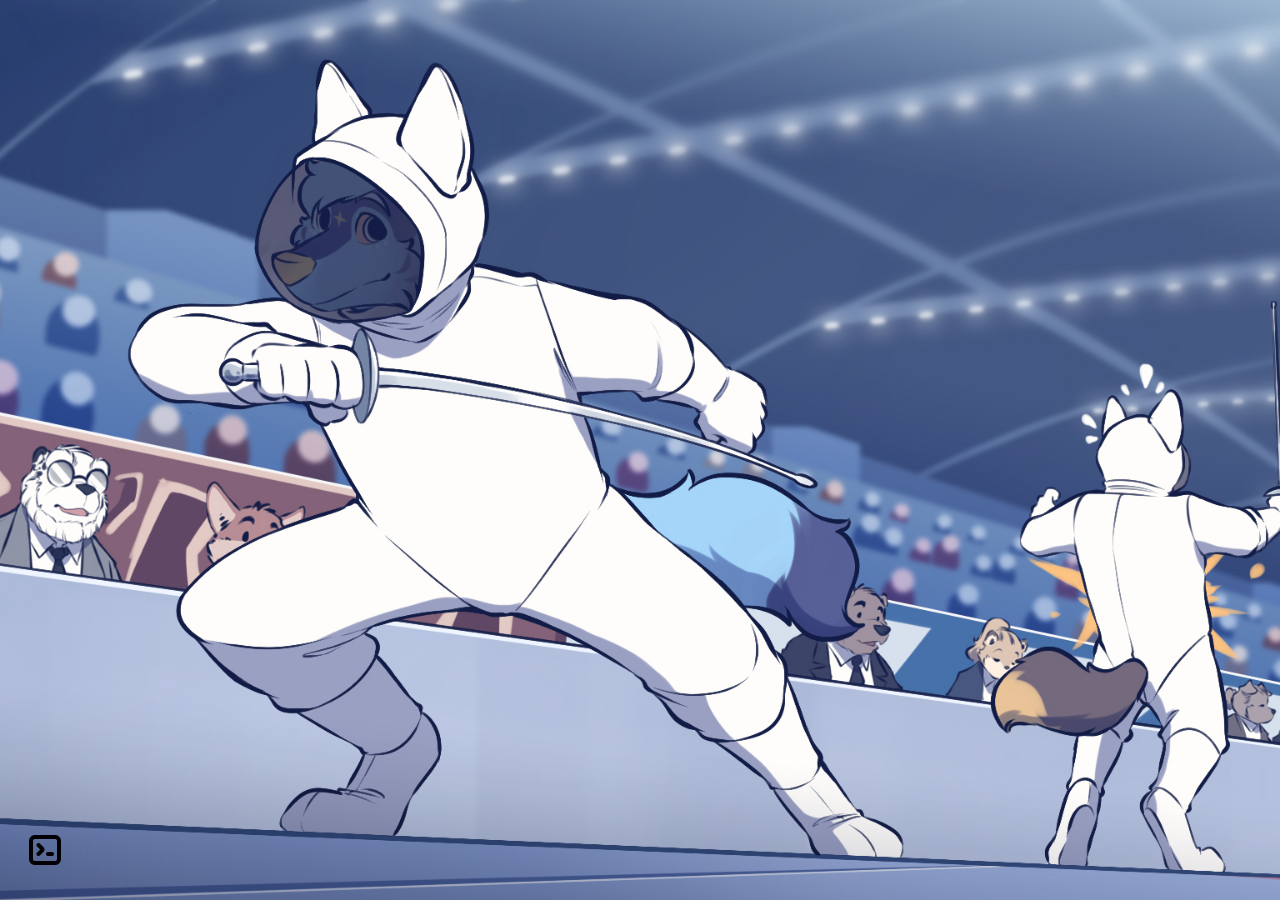
<file: index.html>
<!DOCTYPE html>
<html lang="en">
<head>
    <meta charset="UTF-8">
    <meta name="viewport" content="width=device-width, initial-scale=1.0">
    <title>Pluffyee PC</title>
    <link rel="stylesheet" href="style.css">
</head>
<body>
    <div class="desktop">
        <div class="icon" id="terminal-icon">
            <img src="terminal-icon.png" alt="Terminal Icon" />
        </div>
        
        <!-- Terminal Window -->
        <div class="terminal-window" id="terminal-window">
            <div class="title-bar">
                <div class="title">Pluffyee Terminal</div>
                <div class="controls">
                    <button class="control" id="close">X</button>
                </div>
            </div>
            <div class="directory-tree" id="directory-tree"></div>
            <div class="output"></div>
            <div class="command-line">
                <span class="prompt" id="prompt">C:\Users\Pluffyee\></span>
                <span class="input" id="input" contenteditable="true"></span>
            </div>
        </div>

        <!-- Image Window - Single definition -->

    <!-- Scripts go at the end of body -->
    <script src="script.js"></script>
</body>
</html>
</file>
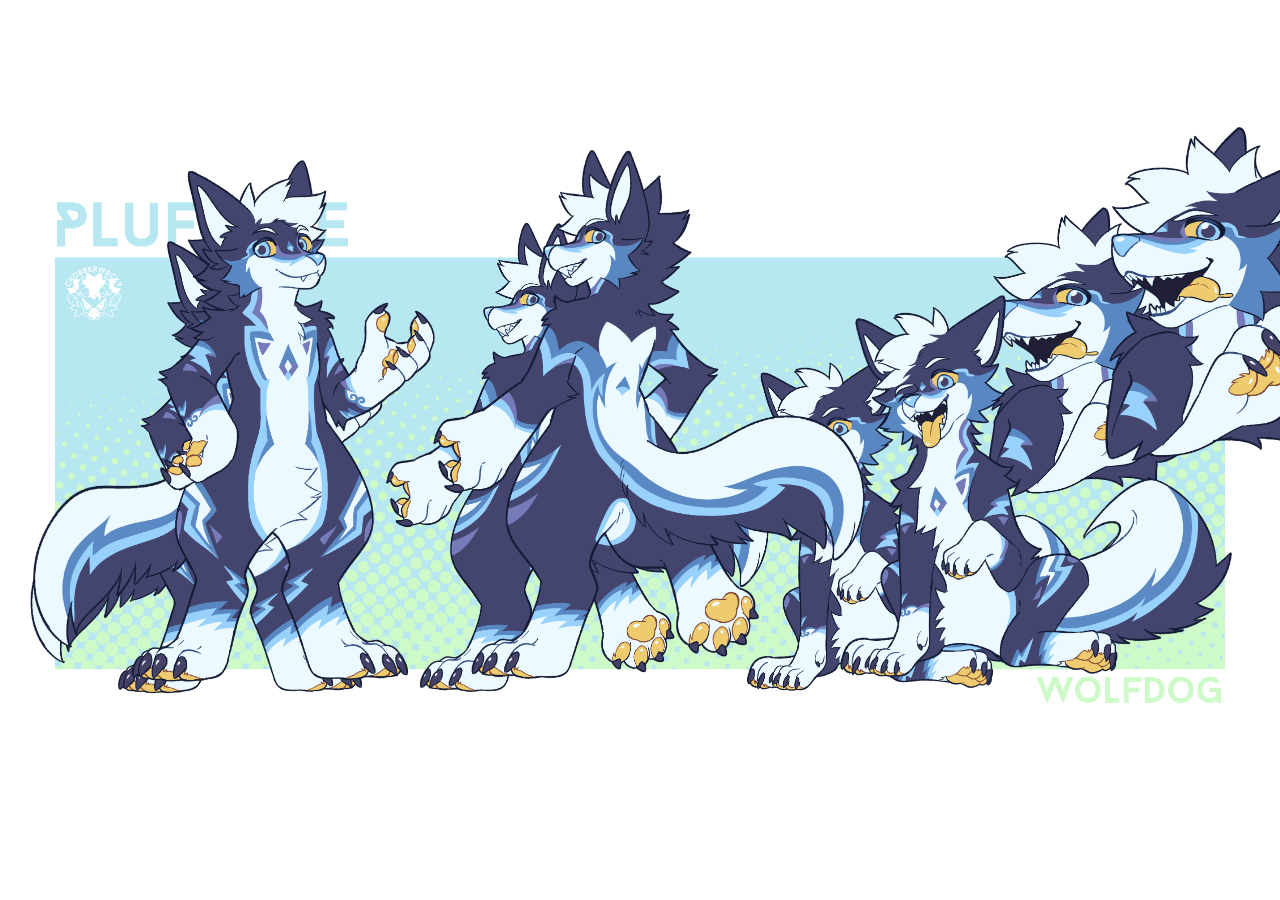
<file: website.html>
<!DOCTYPE html>
<html lang="en">
<head>
  <meta charset="UTF-8">
  <meta name="viewport" content="width=device-width, initial-scale=1.0">
  <title>Character Hover Effect</title>
  <style>
    * {
      margin: 0;
      padding: 0;
      box-sizing: border-box;
    }

    body, html {
      height: 100%;
    }

    .container {
      position: relative;
      width: 100%;
      height: 100%;
      overflow: hidden;
    }

    .image-container {
      position: absolute;
      width: 100%;
      height: 100%;
    }

    .background-image {
      position: absolute;
      top: 50%;
      left: 50%;
      transform: translate(-50%, -50%);
      width: 100vw;
      height: auto;
      max-height: 100vh;
      object-fit: contain;
      z-index: -1;
      transition: filter 0.3s ease;
    }

    .character {
      position: absolute;
      transition: transform 0.3s ease, opacity 0.3s ease;
    }

    .character img {
      width: 100%;
      height: auto;
    }

    .description-box {
      position: absolute;
      top: 0;
      left: 100%;
      width: 200px;
      background-color: rgba(0, 0, 0, 0.8);
      color: white;
      padding: 10px;
      opacity: 0;
      transition: opacity 0.3s ease;
    }

    .character:hover .description-box {
      opacity: 1;
    }

    .blurred {
      filter: blur(5px);
    }

    .dimmed {
      opacity: 0.2;
    }

    /* Hover effect: grow character slightly */
    .character:hover {
      transform: scale(1.1); /* Grows the character by 10% */
    }
  </style>
</head>
<body>

  <div class="image-container">
    <img src="PluffyEE_Refsheet.png" alt="Background" class="background-image" />

    <!-- Character placeholders -->
    <div class="character" id="character1">
      <img src="1.png" alt="Character 1" />
      <div class="description-box">
        <table>
          <thead>
            <tr>
              <th>Character 1</th>
            </tr>
          </thead>
          <tbody>
            <tr>
              <td>Description for Character 1</td>
            </tr>
          </tbody>
        </table>
      </div>
    </div>

    <div class="character" id="character2">
      <img src="2.png" alt="Character 2" />
      <div class="description-box">
        <table>
          <thead>
            <tr>
              <th>Character 2</th>
            </tr>
          </thead>
          <tbody>
            <tr>
              <td>Description for Character 2</td>
            </tr>
          </tbody>
        </table>
      </div>
    </div>

    <div class="character" id="character3">
      <img src="3.png" alt="Character 3" />
      <div class="description-box">
        <table>
          <thead>
            <tr>
              <th>Character 3</th>
            </tr>
          </thead>
          <tbody>
            <tr>
              <td>Description for Character 3</td>
            </tr>
          </tbody>
        </table>
      </div>
    </div>

    <div class="character" id="character4">
      <img src="4.png" alt="Character 4" />
      <div class="description-box">
        <table>
          <thead>
            <tr>
              <th>Character 4</th>
            </tr>
          </thead>
          <tbody>
            <tr>
              <td>Description for Character 4</td>
            </tr>
          </tbody>
        </table>
      </div>
    </div>
  </div>

  <script>
    // Configuration for character positions and sizes
    const characterConfigs = [
      {
        id: 'character1',
        x: 33,
        y: 160,
        width: 402,
        height: 459
      },
      {
        id: 'character2',
        x: 433,
        y: 150,
        width: 432,
        height: 459
      },
      {
        id: 'character3',
        x: 840,
        y: 295,
        width: 392,
        height: 455
      },
      {
        id: 'character4',
        x: 1105,
        y: 127,
        width: 283,
        height: 295
      }
    ];

    // Apply configurations to set position and size
    function setCharacterProperties(config) {
      const character = document.getElementById(config.id);
      if (character) {
        character.style.left = `${config.x}px`;
        character.style.top = `${config.y}px`;
        character.style.width = `${config.width}px`;
        character.style.height = `${config.height}px`;
      }
    }

    // Get all characters and the background
    const characters = document.querySelectorAll('.character');
    const backgroundImage = document.querySelector('.background-image');

    characters.forEach(character => {
      character.addEventListener('mouseenter', () => {
        // Blur background
        backgroundImage.classList.add('blurred');

        // Dim other characters
        characters.forEach(otherCharacter => {
          if (otherCharacter !== character) {
            otherCharacter.classList.add('dimmed');
          }
        });
      });

      character.addEventListener('mouseleave', () => {
        // Remove blur from background
        backgroundImage.classList.remove('blurred');

        // Remove dimming from all characters
        characters.forEach(otherCharacter => {
          otherCharacter.classList.remove('dimmed');
        });
      });
    });

    // Apply configurations to characters
    characterConfigs.forEach(setCharacterProperties);
  </script>

</body>
</html>
</file>
<file: style.css>
body {
    margin: 0;
    overflow: hidden; /* Prevent scrolling */
    font-family: 'Courier New', Courier, monospace; /* Set the font to Courier New */
}

.desktop {
    background-image: url('background.jpg'); /* Replace with your background image */
    background-size: cover; /* Ensures the background image covers the entire area */
    background-position: center; /* Centers the background image */
    background-repeat: no-repeat; /* Prevents the background image from repeating */
    width: 100vw;
    height: 100vh;
    position: relative;
}

.icon {
    position: absolute;
    bottom: 20px; /* Position the icon at the bottom */
    left: 20px; /* Position the icon from the left */
    text-align: center;
    cursor: pointer;
}

.icon img {
    width: 50px; /* Size of the icon */
    height: 50px; /* Size of the icon */
}

.terminal-window {
    width: 1090px;
    height: 600px;
    border: 2px solid #333;
    border-radius: 5px;
    background-color: #111;
    display: none; /* Initially hidden */
    position: absolute; /* Allow positioning */
    top: 100px; /* Initial position */
    left: 100px; /* Initial position */
    z-index: 1000; /* Ensure it is above the desktop */
    display: flex;
    flex-direction: column;
    color: white;
}

.title-bar {
    display: flex;
    justify-content: space-between;
    align-items: center;
    background-color: #222;
    padding: 5px;
    border-top-left-radius: 5px;
    border-top-right-radius: 5px;
}

.title {
    font-weight: bold;
}

.controls {
    display: flex;
}

.control {
    background: none;
    border: none;
    color: #eee;
    font-size: 16px;
    cursor: pointer;
    margin-left: 10px;
}

.directory-tree {
    background-color: #222;
    color: #eee;
    padding: 15px;
    border-bottom: 1px solid #333;
}

.output {
    flex: 1;
    overflow-y: auto;
    background-color: #222;
    padding: 10px;
    border-bottom: 1px solid #333;
    color: white;
    white-space: pre-wrap; /* Preserve whitespace and line breaks */
}

.command-line {
    display: flex;
    align-items: center;
    padding: 5px;
}

.prompt {
    margin-right: 5px;
}

.input {
    flex: 1;
    background-color: #111;
    color: #eee;
    border: none;
    padding: 5px;
    outline: none;
}
.image-viewer {
    position: absolute;
    top: 50%;
    left: 50%;
    transform: translate(-50%, -50%);
    width: 400px;
    border: 2px solid #444;
    border-radius: 5px;
    background-color: #222;
    box-shadow: 0px 4px 6px rgba(0, 0, 0, 0.3);
    z-index: 1000;
    overflow: hidden;
}

.image-viewer .title-bar {
    background-color: #333;
    color: #fff;
    padding: 8px;
    cursor: move;
    font-weight: bold;
    display: flex;
    justify-content: space-between;
    align-items: center;
}

.image-viewer .close-button {
    color: red;
    cursor: pointer;
    font-size: 18px;
}

.image-viewer img {
    display: block;
    max-width: 100%;
    height: auto;
    margin: 0 auto;
}
  .container {
    max-width: 1200px;
    margin: 0 auto;
    display: grid;
    grid-template-columns: 2fr 1fr;
    gap: 20px;
  }
  .main-content {
    border: 1px solid #333;
    padding: 20px;
    background: rgba(0,0,0,0.3);
  }
  .ascii-art {
    color: #00ff00;
    white-space: pre;
    font-family: monospace;
    font-size: 14px;
    padding: 20px;
    border: 1px solid #333;
    background: rgba(0,0,0,0.3);
  }
  .header {
    color: #0099ff;
    margin-bottom: 15px;
    border-bottom: 1px solid #333;
    padding-bottom: 10px;
  }
  .section {
    margin-bottom: 2px;
  }
  .label {
    color: #ff9900;
    display: inline-block;
    width: 120px;
  }
  .warning {
    color: #ff0000;
  }
  .success {
    color: #00ff00;
  }
  .info {
    color: #0099ff;
  }
  .divider {
    border-top: 1px dashed #333;
    margin: 3px 0;
  }
</file>
